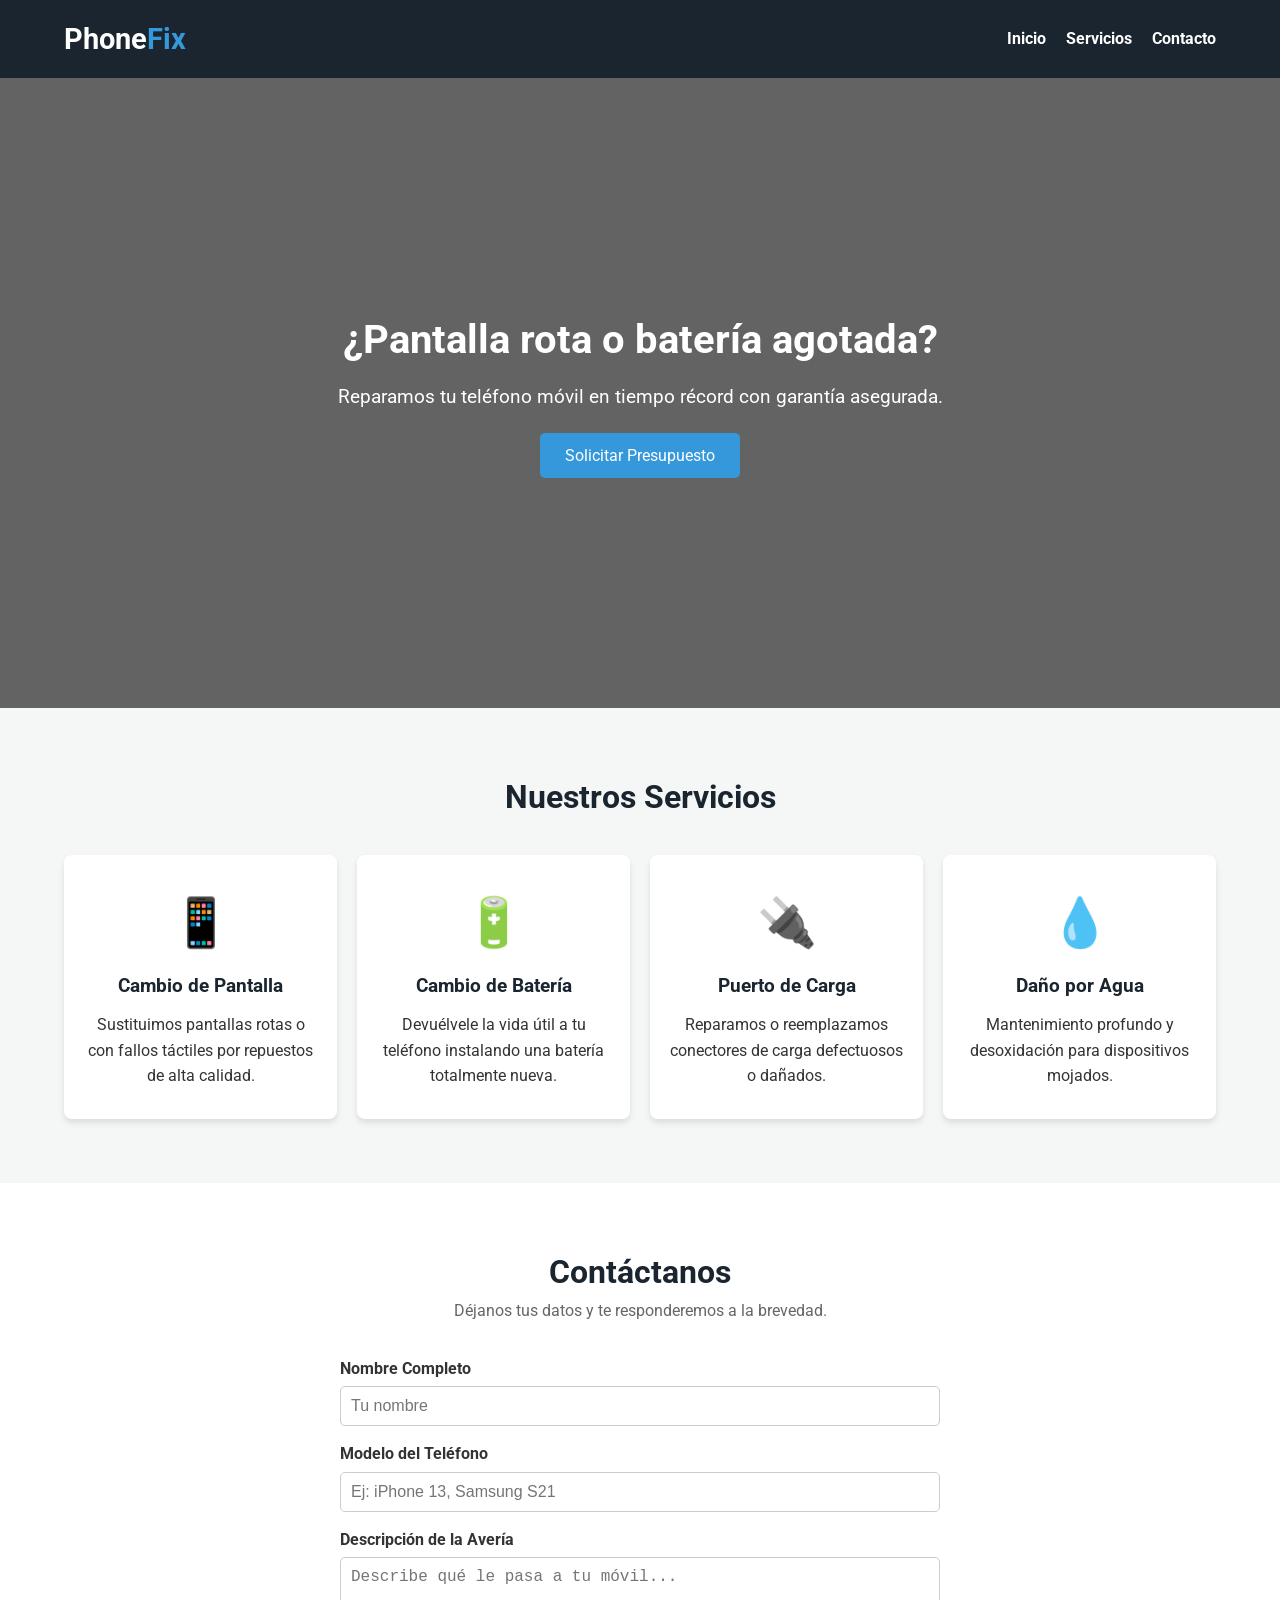
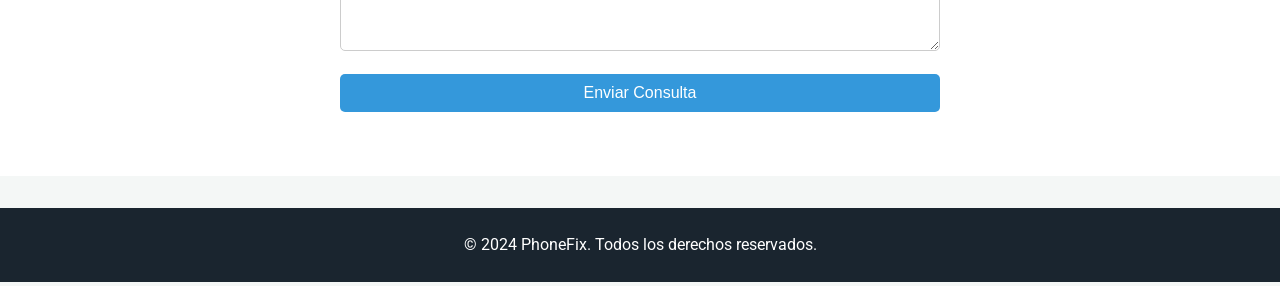
<file: index.html>
<!DOCTYPE html>
<html lang="es">
<head>
    <meta charset="UTF-8">
    <meta name="viewport" content="width=device-width, initial-scale=1.0">
    <title>Reparación de Teléfonos - PhoneFix</title>
    <link rel="stylesheet" href="styles.css">
    <!-- Fuente desde Google Fonts -->
    <link href="https://fonts.googleapis.com/css2?family=Roboto:wght@300;400;700&display=swap" rel="stylesheet">
</head>
<body>

    <!-- Encabezado y Navegación -->
    <header>
        <div class="logo">
            <h1>Phone<span>Fix</span></h1>
        </div>
        <nav>
            <ul>
                <li><a href="#inicio">Inicio</a></li>
                <li><a href="#servicios">Servicios</a></li>
                <li><a href="#contacto">Contacto</a></li>
            </ul>
        </nav>
    </header>

    <!-- Sección Principal / Banner -->
    <section id="inicio" class="hero">
        <div class="hero-text">
            <h2>¿Pantalla rota o batería agotada?</h2>
            <p>Reparamos tu teléfono móvil en tiempo récord con garantía asegurada.</p>
            <a href="#contacto" class="btn">Solicitar Presupuesto</a>
        </div>
    </section>

    <!-- Sección de Servicios -->
    <section id="servicios" class="services">
        <h2>Nuestros Servicios</h2>
        <div class="services-container">
            <div class="card">
                <div class="icon">📱</div>
                <h3>Cambio de Pantalla</h3>
                <p>Sustituimos pantallas rotas o con fallos táctiles por repuestos de alta calidad.</p>
            </div>
            <div class="card">
                <div class="icon">🔋</div>
                <h3>Cambio de Batería</h3>
                <p>Devuélvele la vida útil a tu teléfono instalando una batería totalmente nueva.</p>
            </div>
            <div class="card">
                <div class="icon">🔌</div>
                <h3>Puerto de Carga</h3>
                <p>Reparamos o reemplazamos conectores de carga defectuosos o dañados.</p>
            </div>
            <div class="card">
                <div class="icon">💧</div>
                <h3>Daño por Agua</h3>
                <p>Mantenimiento profundo y desoxidación para dispositivos mojados.</p>
            </div>
        </div>
    </section>

    <!-- Sección de Contacto -->
    <section id="contacto" class="contact">
        <h2>Contáctanos</h2>
        <p>Déjanos tus datos y te responderemos a la brevedad.</p>
        
        <form class="contact-form" action="#" method="POST">
            <div class="input-group">
                <label for="nombre">Nombre Completo</label>
                <input type="text" id="nombre" name="nombre" placeholder="Tu nombre" required>
            </div>
            <div class="input-group">
                <label for="modelo">Modelo del Teléfono</label>
                <input type="text" id="modelo" name="modelo" placeholder="Ej: iPhone 13, Samsung S21" required>
            </div>
            <div class="input-group">
                <label for="mensaje">Descripción de la Avería</label>
                <textarea id="mensaje" name="mensaje" rows="4" placeholder="Describe qué le pasa a tu móvil..." required></textarea>
            </div>
            <button type="submit" class="btn">Enviar Consulta</button>
        </form>
    </section>

    <!-- Pie de Página -->
    <footer>
        <p>&copy; 2024 PhoneFix. Todos los derechos reservados.</p>
    </footer>

</body>
</html>
</file>
<file: styles.css>
/* General Resets */
* {
    margin: 0;
    padding: 0;
    box-sizing: border-box;
}

body {
    font-family: 'Roboto', sans-serif;
    color: #333;
    line-height: 1.6;
    background-color: #f4f7f6;
}

/* Encabezado */
header {
    background-color: #1a252f;
    color: #fff;
    display: flex;
    justify-content: space-between;
    align-items: center;
    padding: 1rem 5%;
    position: sticky;
    top: 0;
    z-index: 1000;
}

.logo h1 {
    font-size: 1.8rem;
}

.logo span {
    color: #3498db;
}

nav ul {
    display: flex;
    list-style: none;
}

nav ul li {
    margin-left: 20px;
}

nav ul li a {
    color: #fff;
    text-decoration: none;
    font-weight: bold;
    transition: color 0.3s;
}

nav ul li a:hover {
    color: #3498db;
}

/* Banner Principal (Hero) */
.hero {
    background: linear-gradient(rgba(0, 0, 0, 0.6), rgba(0, 0, 0, 0.6)), 
                url('https://images.unsplash.com/photo-1597740985671-2a8a3b80502e?auto=format&fit=crop&w=1350&q=80') center/cover no-repeat;
    height: 70vh;
    display: flex;
    justify-content: center;
    align-items: center;
    text-align: center;
    color: #fff;
    padding: 0 20px;
}

.hero-text h2 {
    font-size: 2.5rem;
    margin-bottom: 10px;
}

.hero-text p {
    font-size: 1.2rem;
    margin-bottom: 20px;
}

/* Botones */
.btn {
    display: inline-block;
    background-color: #3498db;
    color: #fff;
    padding: 10px 25px;
    border: none;
    border-radius: 5px;
    text-decoration: none;
    font-size: 1rem;
    cursor: pointer;
    transition: background-color 0.3s;
}

.btn:hover {
    background-color: #2980b9;
}

/* Servicios */
.services {
    padding: 4rem 5%;
    text-align: center;
}

.services h2 {
    margin-bottom: 2rem;
    font-size: 2rem;
    color: #1a252f;
}

.services-container {
    display: grid;
    grid-template-columns: repeat(auto-fit, minmax(220px, 1fr));
    gap: 20px;
}

.card {
    background: #fff;
    padding: 30px 20px;
    border-radius: 8px;
    box-shadow: 0 4px 6px rgba(0,0,0,0.1);
    transition: transform 0.3s;
}

.card:hover {
    transform: translateY(-5px);
}

.card .icon {
    font-size: 3rem;
    margin-bottom: 10px;
}

.card h3 {
    margin-bottom: 10px;
    color: #1a252f;
}

/* Contacto */
.contact {
    background-color: #fff;
    padding: 4rem 5%;
    text-align: center;
}

.contact h2 {
    font-size: 2rem;
    color: #1a252f;
}

.contact p {
    margin-bottom: 2rem;
    color: #666;
}

.contact-form {
    max-width: 600px;
    margin: 0 auto;
    text-align: left;
}

.input-group {
    margin-bottom: 15px;
}

.input-group label {
    display: block;
    margin-bottom: 5px;
    font-weight: bold;
}

.input-group input, 
.input-group textarea {
    width: 100%;
    padding: 10px;
    border: 1px solid #ccc;
    border-radius: 5px;
    font-size: 1rem;
}

.contact-form button {
    width: 100%;
}

/* Pie de Página */
footer {
    background-color: #1a252f;
    color: #fff;
    text-align: center;
    padding: 1.5rem 0;
    margin-top: 2rem;
}

/* Responsivo para celulares */
@media (max-width: 600px) {
    header {
        flex-direction: column;
    }
    
    nav ul {
        margin-top: 10px;
    }

    .hero-text h2 {
        font-size: 1.8rem;
    }
}
</file>
